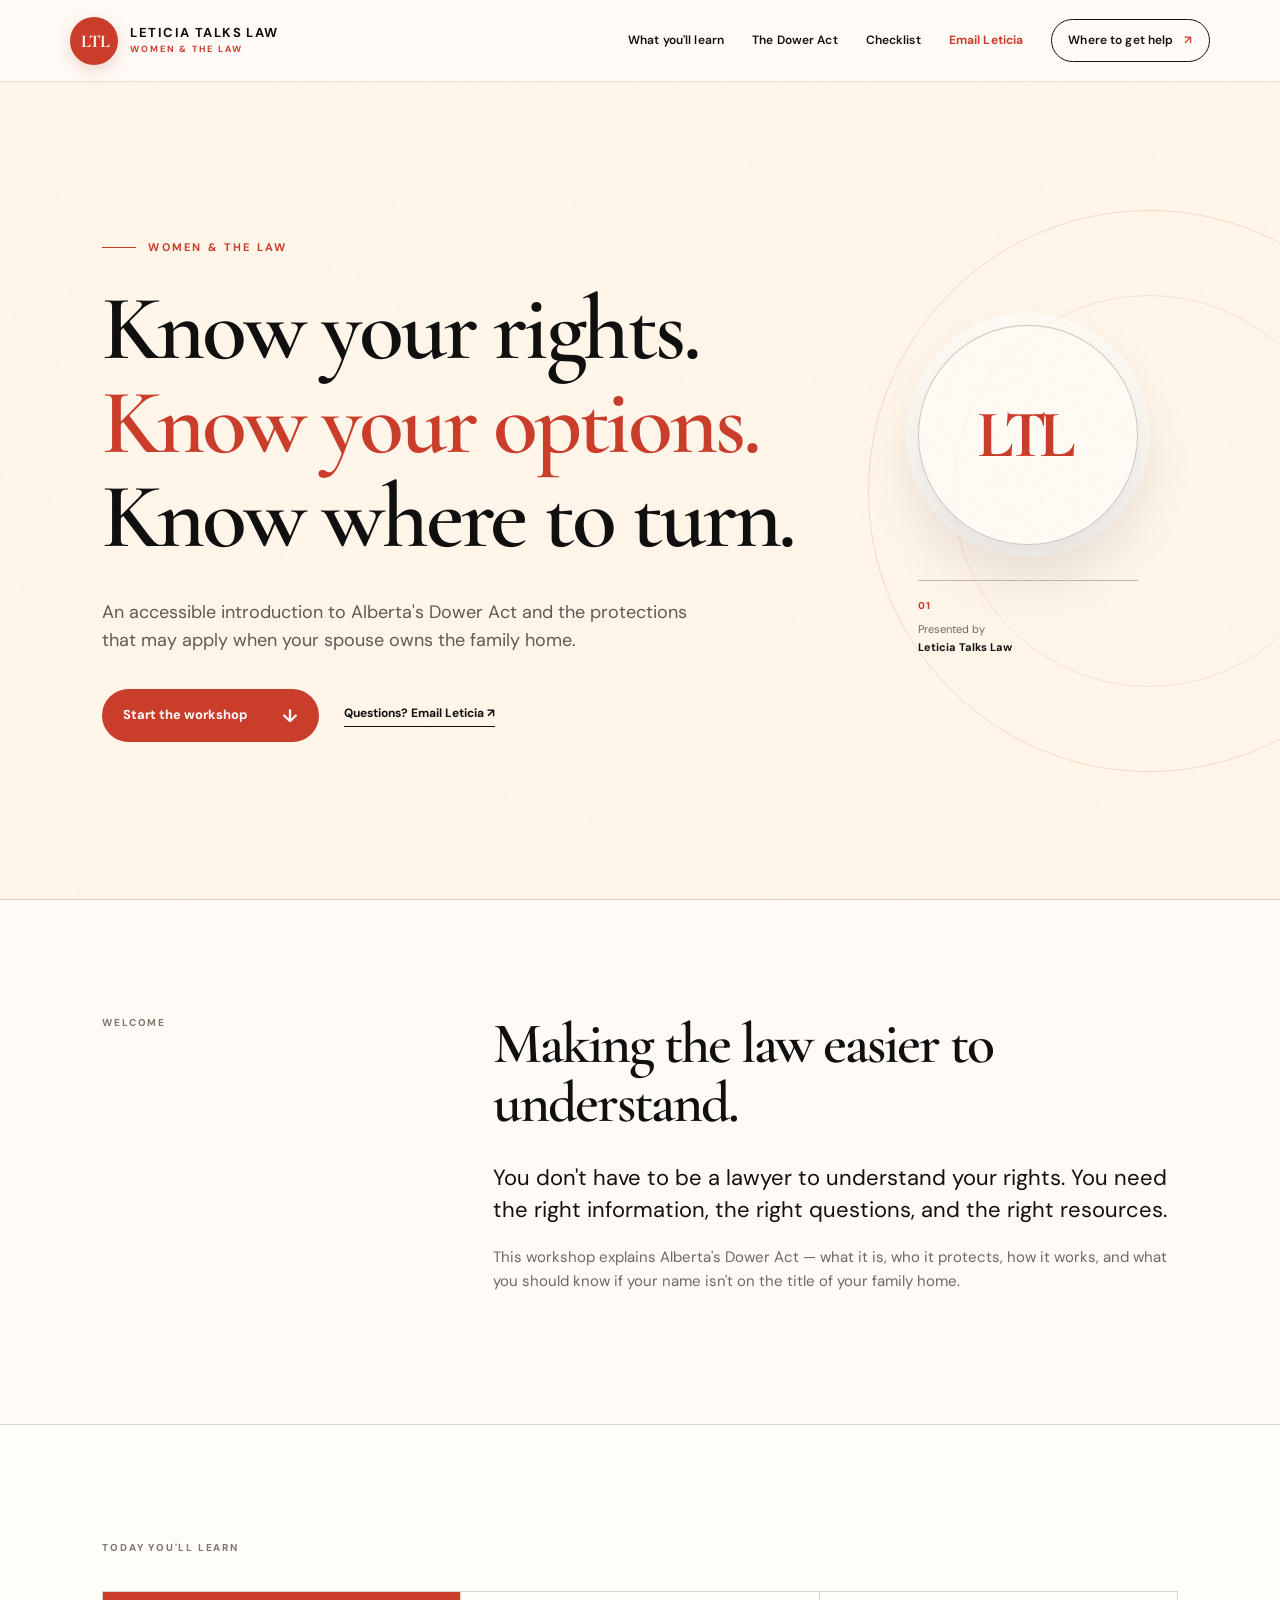
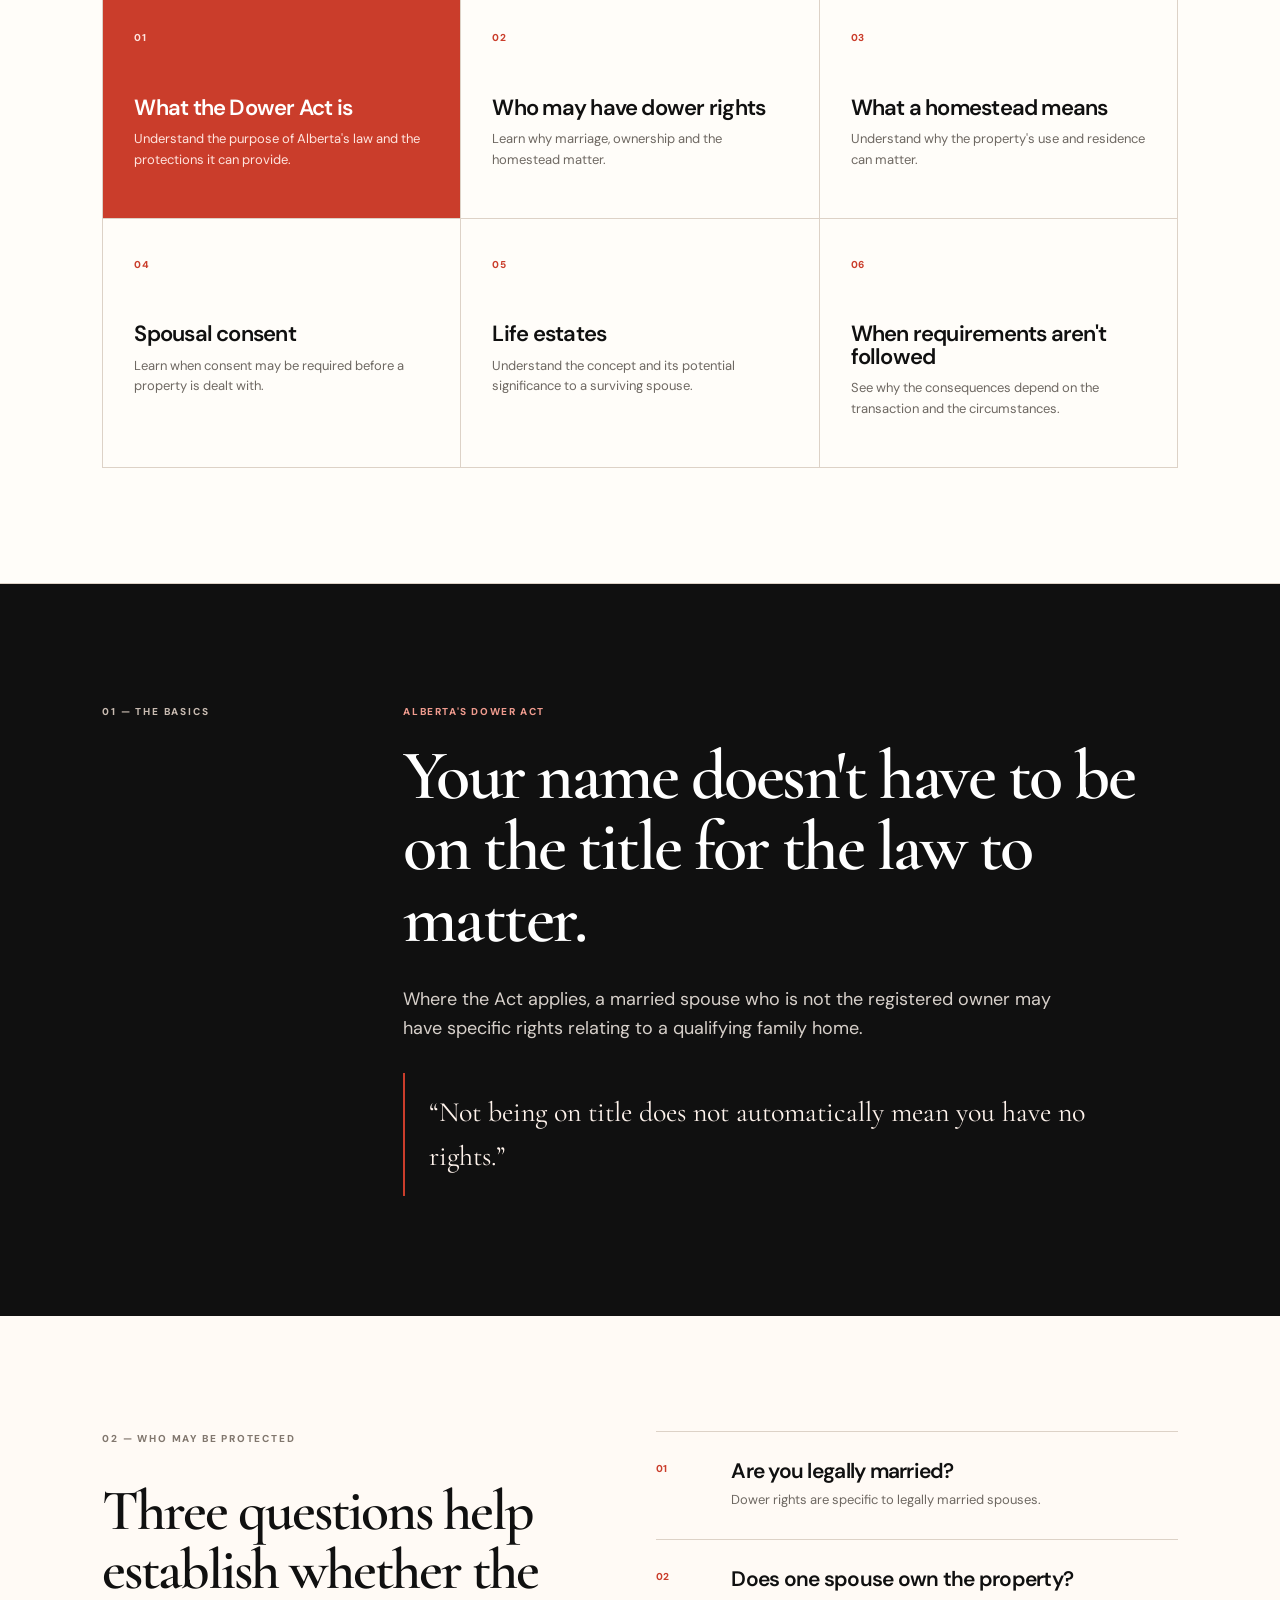
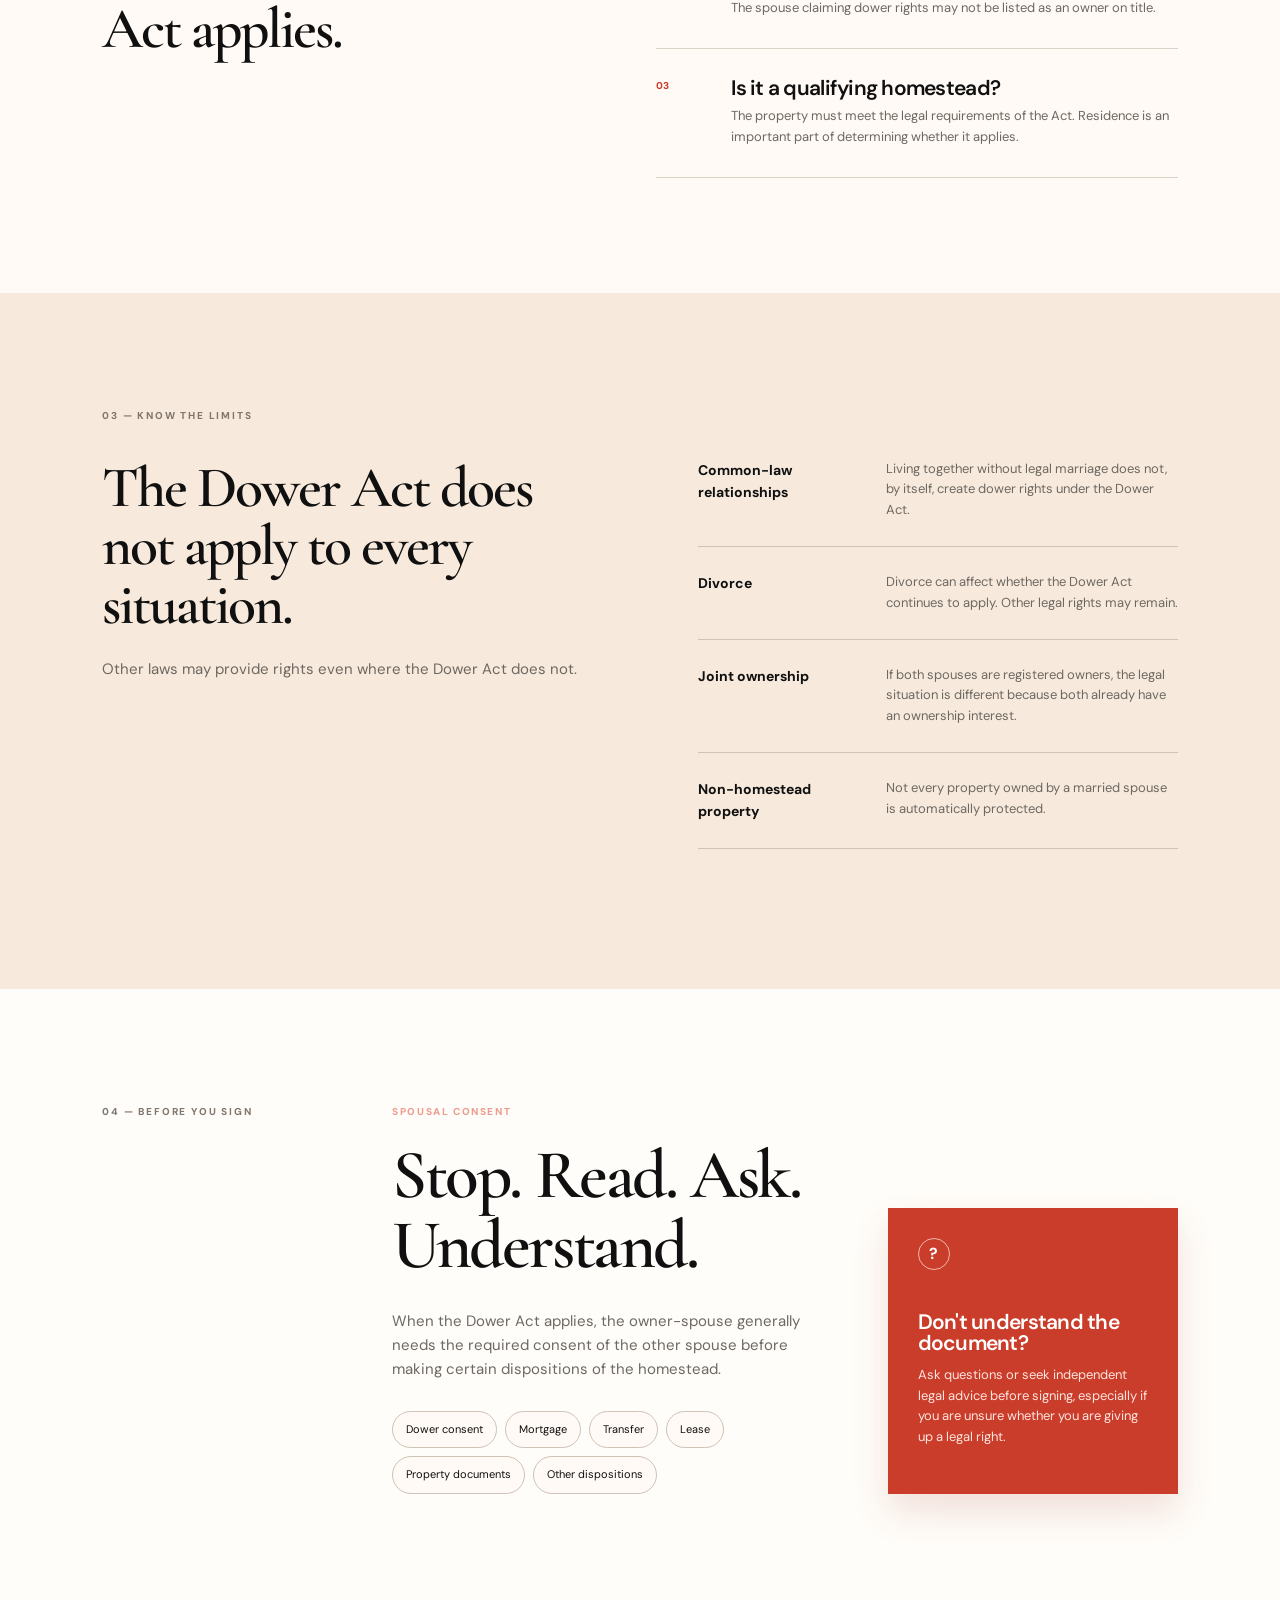
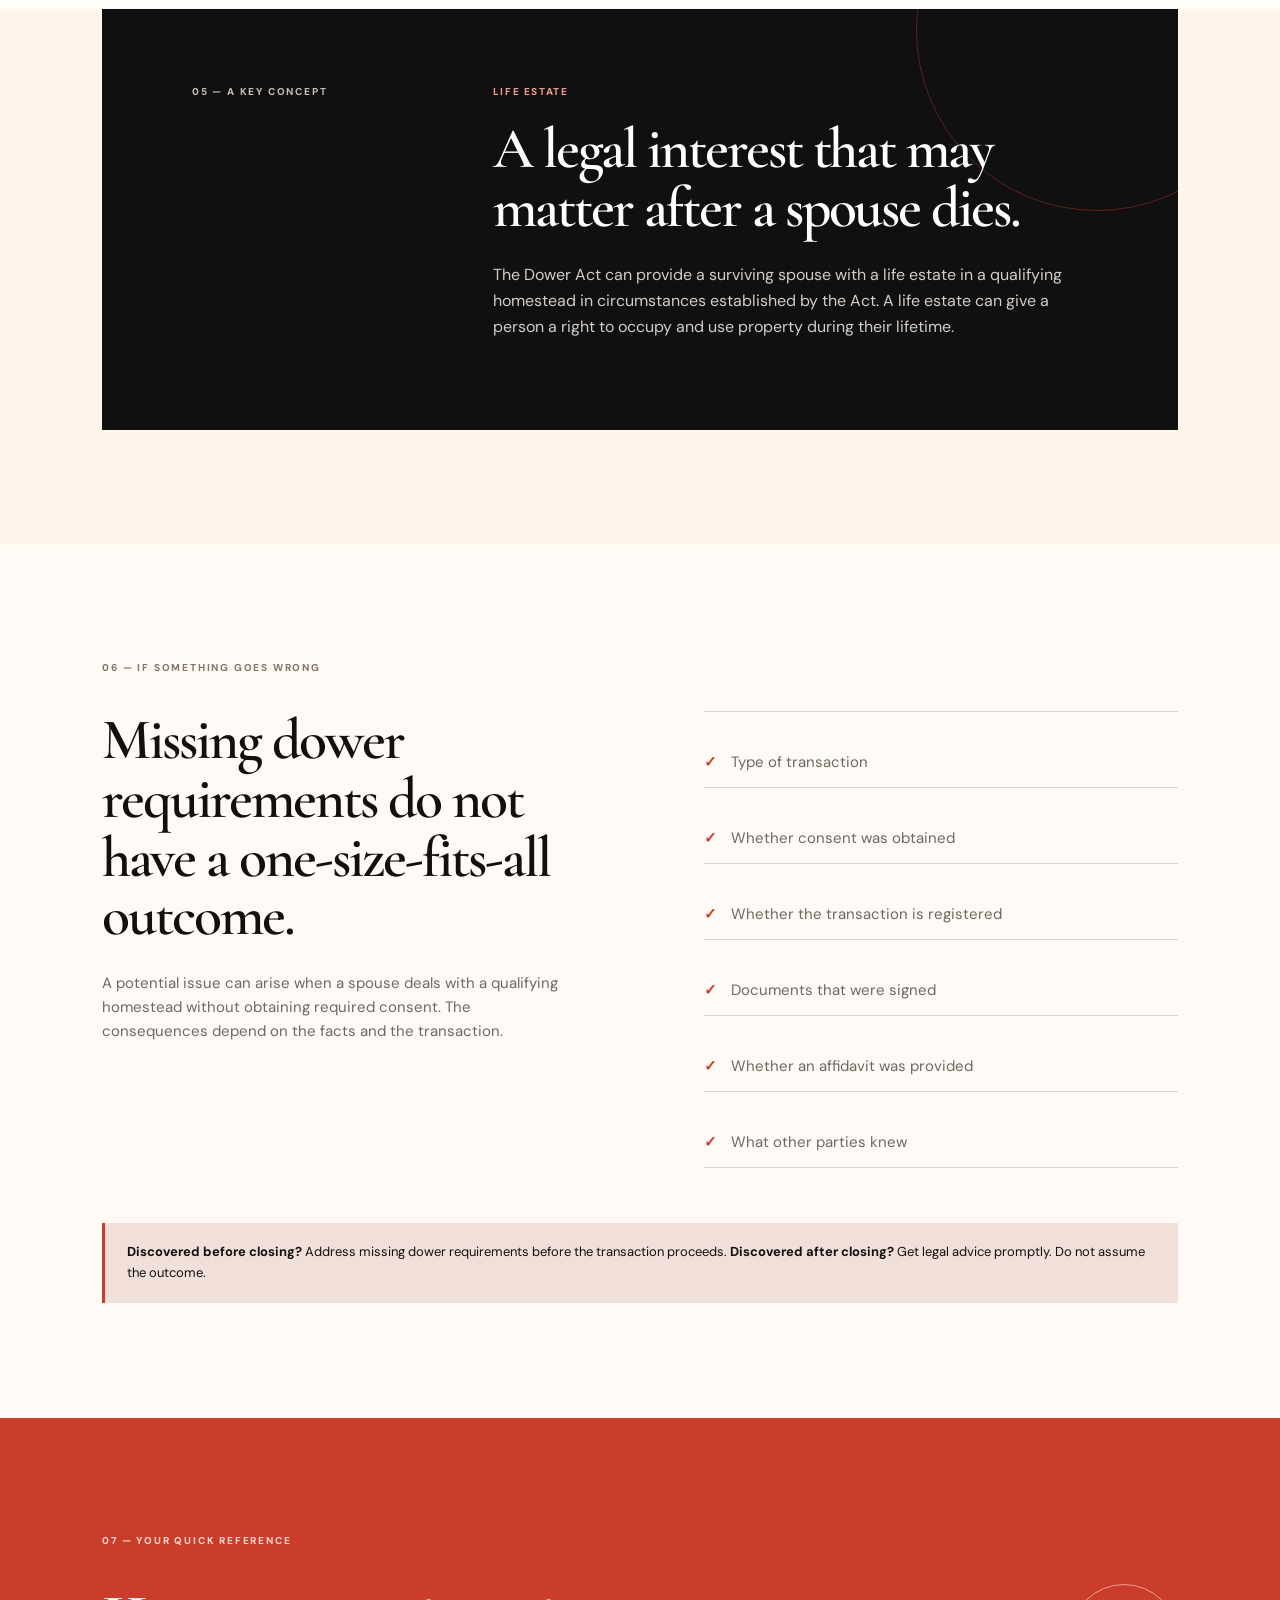
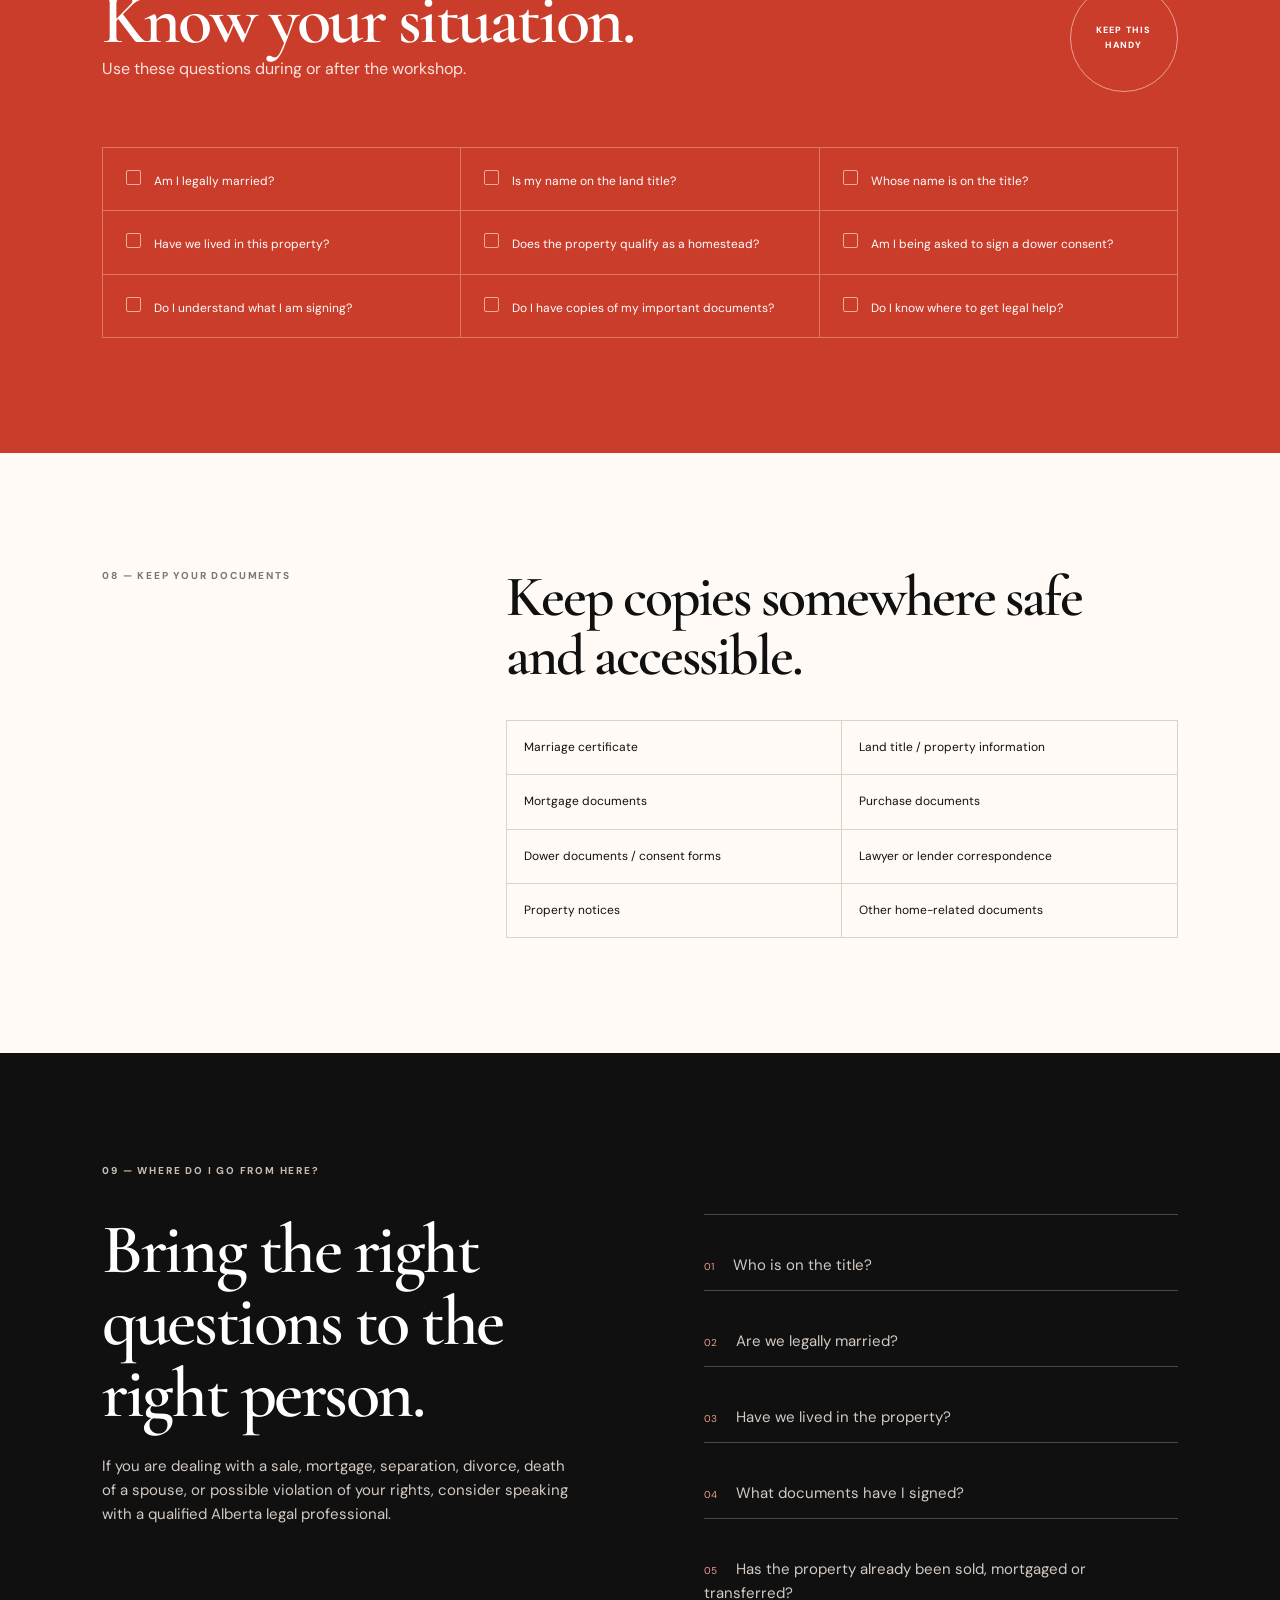
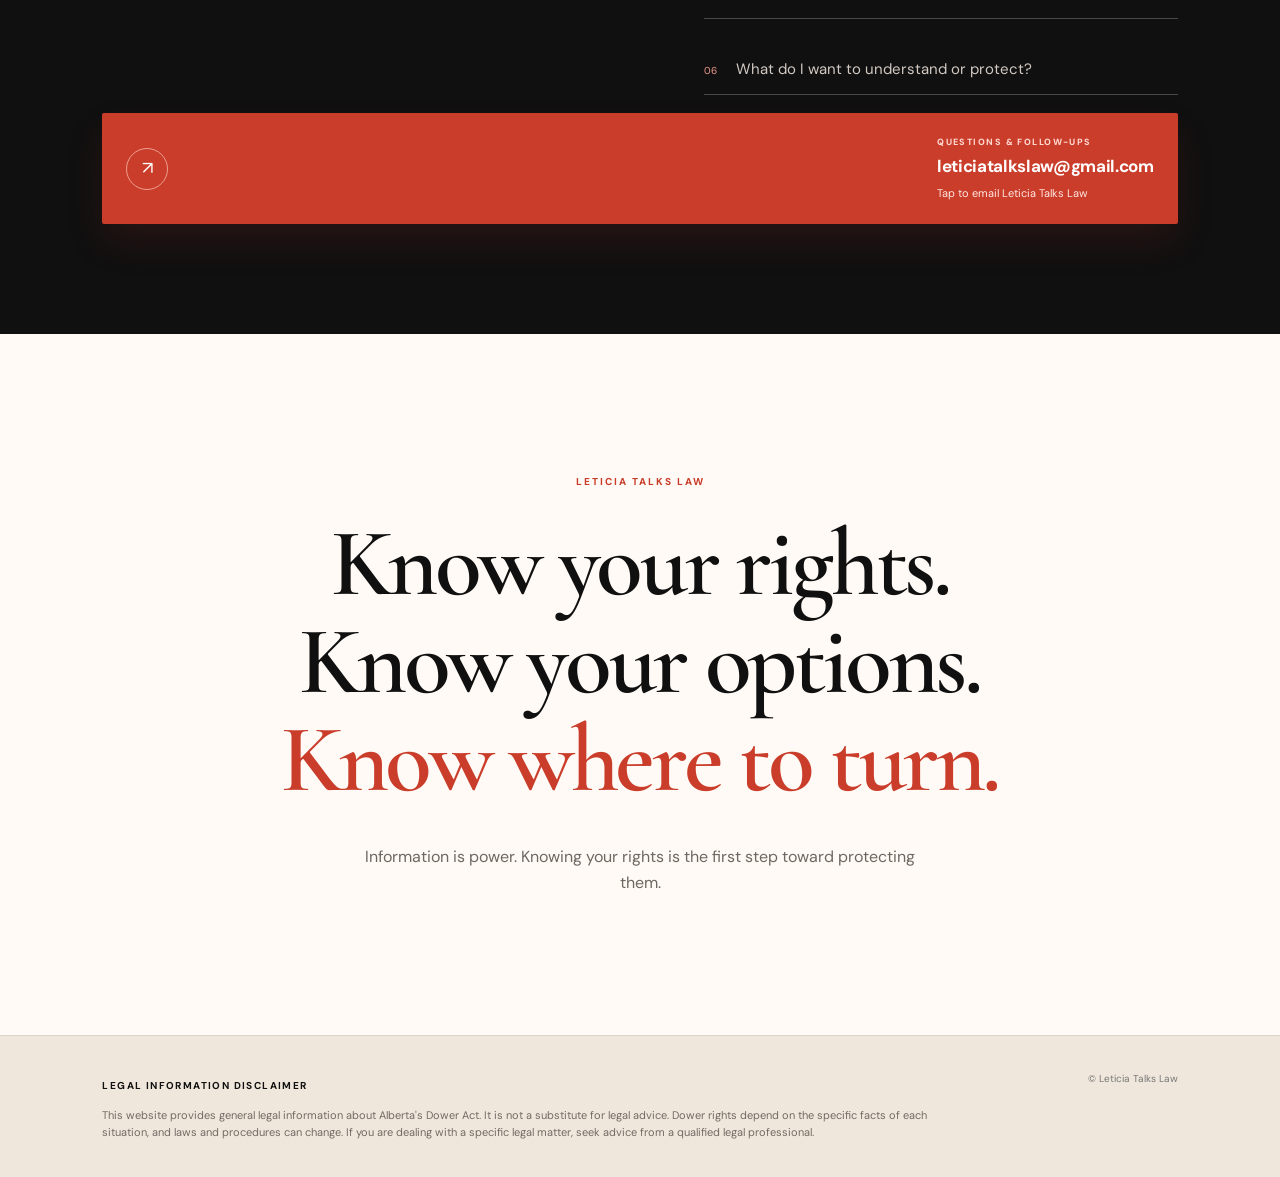
<file: index.html>
<!doctype html>
<html lang="en">
<head>
<meta charset="utf-8">
<meta name="viewport" content="width=device-width, initial-scale=1">
<meta name="description" content="Leticia Talks Law — Women & the Law. An accessible workshop about Alberta's Dower Act and rights relating to the family home.">
<meta name="theme-color" content="#ca3d2b">
<title>Leticia Talks Law | Women & the Law</title>
<link rel="preconnect" href="https://fonts.googleapis.com">
<link rel="preconnect" href="https://fonts.gstatic.com" crossorigin>
<link href="https://fonts.googleapis.com/css2?family=Cormorant+Garamond:wght@500;600;700&family=DM+Sans:wght@400;500;600;700&display=swap" rel="stylesheet">
<link rel="stylesheet" href="style.css">
</head>
<body>
<header class="site-header">
  <a class="brand" href="#top" aria-label="Leticia Talks Law home">
    <span class="brand-mark" aria-hidden="true">LTL</span>
    <span class="brand-copy"><strong>LETICIA TALKS LAW</strong><small>WOMEN &amp; THE LAW</small></span>
  </a>
  <button class="menu-toggle" type="button" aria-expanded="false" aria-controls="site-nav">Menu</button>
  <nav id="site-nav" aria-label="Primary navigation">
    <a href="#learn">What you'll learn</a>
    <a href="#dower">The Dower Act</a>
    <a href="#checklist">Checklist</a>
    <a class="nav-email" href="mailto:leticiatalkslaw@gmail.com?subject=Leticia%20Talks%20Law%20Question">Email Leticia</a>
    <a class="nav-cta" href="#help">Where to get help <span>↗</span></a>
  </nav>
  <div class="reading-progress" aria-hidden="true"><span id="reading-progress-bar"></span></div>
</header>

<main id="top">
<section class="hero">
  <div class="hero-inner reveal">
    <div class="hero-kicker"><span></span> Women &amp; the Law</div>
    <h1>Know your rights.<br><em>Know your options.</em><br>Know where to turn.</h1>
    <p class="hero-copy">An accessible introduction to Alberta's Dower Act and the protections that may apply when your spouse owns the family home.</p>
    <div class="hero-actions">
      <a class="button button-red" href="#learn">Start the workshop <span>↓</span></a>
      <a class="text-link" href="mailto:leticiatalkslaw@gmail.com?subject=Leticia%20Talks%20Law%20Question">Questions? Email Leticia ↗</a>
    </div>
  </div>
  <div class="hero-brand reveal delay-2" aria-label="Leticia Talks Law">
    <div class="hero-monogram">LTL</div>
    <div class="hero-note"><span>01</span><p>Presented by<br><strong>Leticia Talks Law</strong></p></div>
  </div>
</section>

<section class="intro section reveal">
  <div class="section-label">Welcome</div>
  <div>
    <h2>Making the law easier to understand.</h2>
    <p class="lead">You don't have to be a lawyer to understand your rights. You need the right information, the right questions, and the right resources.</p>
    <p>This workshop explains Alberta's Dower Act — what it is, who it protects, how it works, and what you should know if your name isn't on the title of your family home.</p>
  </div>
</section>

<section id="learn" class="learn section anchor-target">
  <div class="section-label">Today you'll learn</div>
  <div class="learn-grid">
    <div class="learn-card featured reveal"><span>01</span><h3>What the Dower Act is</h3><p>Understand the purpose of Alberta's law and the protections it can provide.</p></div>
    <div class="learn-card reveal delay-1"><span>02</span><h3>Who may have dower rights</h3><p>Learn why marriage, ownership and the homestead matter.</p></div>
    <div class="learn-card reveal delay-2"><span>03</span><h3>What a homestead means</h3><p>Understand why the property's use and residence can matter.</p></div>
    <div class="learn-card reveal"><span>04</span><h3>Spousal consent</h3><p>Learn when consent may be required before a property is dealt with.</p></div>
    <div class="learn-card reveal delay-1"><span>05</span><h3>Life estates</h3><p>Understand the concept and its potential significance to a surviving spouse.</p></div>
    <div class="learn-card reveal delay-2"><span>06</span><h3>When requirements aren't followed</h3><p>See why the consequences depend on the transaction and the circumstances.</p></div>
  </div>
</section>

<section id="dower" class="dark-section anchor-target">
  <div class="section dark-inner">
    <div class="section-label light">01 — The basics</div>
    <div class="dark-content reveal">
      <p class="kicker">Alberta's Dower Act</p>
      <h2>Your name doesn't have to be on the title for the law to matter.</h2>
      <p>Where the Act applies, a married spouse who is not the registered owner may have specific rights relating to a qualifying family home.</p>
      <div class="quote">“Not being on title does not automatically mean you have no rights.”</div>
    </div>
  </div>
</section>

<section class="two-col section">
  <div class="reveal"><div class="section-label">02 — Who may be protected</div><h2>Three questions help establish whether the Act applies.</h2></div>
  <div class="stack reveal delay-1">
    <article class="number-row"><span>01</span><div><h3>Are you legally married?</h3><p>Dower rights are specific to legally married spouses.</p></div></article>
    <article class="number-row"><span>02</span><div><h3>Does one spouse own the property?</h3><p>The spouse claiming dower rights may not be listed as an owner on title.</p></div></article>
    <article class="number-row"><span>03</span><div><h3>Is it a qualifying homestead?</h3><p>The property must meet the legal requirements of the Act. Residence is an important part of determining whether it applies.</p></div></article>
  </div>
</section>

<section class="contrast section">
  <div class="section-label">03 — Know the limits</div>
  <div class="contrast-grid">
    <div class="reveal"><h2>The Dower Act does not apply to every situation.</h2><p>Other laws may provide rights even where the Dower Act does not.</p></div>
    <div class="limit-list reveal delay-1">
      <div><strong>Common-law relationships</strong><span>Living together without legal marriage does not, by itself, create dower rights under the Dower Act.</span></div>
      <div><strong>Divorce</strong><span>Divorce can affect whether the Dower Act continues to apply. Other legal rights may remain.</span></div>
      <div><strong>Joint ownership</strong><span>If both spouses are registered owners, the legal situation is different because both already have an ownership interest.</span></div>
      <div><strong>Non-homestead property</strong><span>Not every property owned by a married spouse is automatically protected.</span></div>
    </div>
  </div>
</section>

<section class="consent section">
  <div class="section-label">04 — Before you sign</div>
  <div class="consent-main reveal">
    <p class="kicker">Spousal consent</p>
    <h2>Stop. Read. Ask. Understand.</h2>
    <p>When the Dower Act applies, the owner-spouse generally needs the required consent of the other spouse before making certain dispositions of the homestead.</p>
    <div class="document-grid"><span>Dower consent</span><span>Mortgage</span><span>Transfer</span><span>Lease</span><span>Property documents</span><span>Other dispositions</span></div>
  </div>
  <aside class="advice-box reveal delay-1"><span class="box-icon">?</span><h3>Don't understand the document?</h3><p>Ask questions or seek independent legal advice before signing, especially if you are unsure whether you are giving up a legal right.</p></aside>
</section>

<section class="life-estate section">
  <div class="life-card reveal">
    <div class="section-label light">05 — A key concept</div>
    <div><p class="kicker">Life estate</p><h2>A legal interest that may matter after a spouse dies.</h2><p>The Dower Act can provide a surviving spouse with a life estate in a qualifying homestead in circumstances established by the Act. A life estate can give a person a right to occupy and use property during their lifetime.</p></div>
  </div>
</section>

<section class="violation section">
  <div class="section-label">06 — If something goes wrong</div>
  <div class="violation-grid">
    <div class="reveal"><h2>Missing dower requirements do not have a one-size-fits-all outcome.</h2><p>A potential issue can arise when a spouse deals with a qualifying homestead without obtaining required consent. The consequences depend on the facts and the transaction.</p></div>
    <div class="fact-list reveal delay-1"><p><span>✓</span> Type of transaction</p><p><span>✓</span> Whether consent was obtained</p><p><span>✓</span> Whether the transaction is registered</p><p><span>✓</span> Documents that were signed</p><p><span>✓</span> Whether an affidavit was provided</p><p><span>✓</span> What other parties knew</p></div>
  </div>
  <div class="warning reveal"><strong>Discovered before closing?</strong> Address missing dower requirements before the transaction proceeds. <strong>Discovered after closing?</strong> Get legal advice promptly. Do not assume the outcome.</div>
</section>

<section id="checklist" class="checklist section anchor-target">
  <div class="section-label">07 — Your quick reference</div>
  <div class="checklist-header"><div><h2>Know your situation.</h2><p>Use these questions during or after the workshop.</p></div><div class="checklist-badge">KEEP THIS<br>HANDY</div></div>
  <div class="checks">
    <label><input type="checkbox"> Am I legally married?</label>
    <label><input type="checkbox"> Is my name on the land title?</label>
    <label><input type="checkbox"> Whose name is on the title?</label>
    <label><input type="checkbox"> Have we lived in this property?</label>
    <label><input type="checkbox"> Does the property qualify as a homestead?</label>
    <label><input type="checkbox"> Am I being asked to sign a dower consent?</label>
    <label><input type="checkbox"> Do I understand what I am signing?</label>
    <label><input type="checkbox"> Do I have copies of my important documents?</label>
    <label><input type="checkbox"> Do I know where to get legal help?</label>
  </div>
</section>

<section class="documents section">
  <div class="section-label">08 — Keep your documents</div>
  <div class="reveal"><h2>Keep copies somewhere safe and accessible.</h2><div class="doc-list"><span>Marriage certificate</span><span>Land title / property information</span><span>Mortgage documents</span><span>Purchase documents</span><span>Dower documents / consent forms</span><span>Lawyer or lender correspondence</span><span>Property notices</span><span>Other home-related documents</span></div></div>
</section>

<section id="help" class="help-section anchor-target">
  <div class="section help-inner">
    <div class="section-label light">09 — Where do I go from here?</div>
    <div class="help-grid">
      <div class="reveal"><h2>Bring the right questions to the right person.</h2><p>If you are dealing with a sale, mortgage, separation, divorce, death of a spouse, or possible violation of your rights, consider speaking with a qualified Alberta legal professional.</p></div>
      <div class="questions reveal delay-1"><p><span>01</span> Who is on the title?</p><p><span>02</span> Are we legally married?</p><p><span>03</span> Have we lived in the property?</p><p><span>04</span> What documents have I signed?</p><p><span>05</span> Has the property already been sold, mortgaged or transferred?</p><p><span>06</span> What do I want to understand or protect?</p></div>
    </div>
    <a class="contact-card reveal delay-2" href="mailto:leticiatalkslaw@gmail.com?subject=Leticia%20Talks%20Law%20Question">
      <span class="contact-icon" aria-hidden="true">↗</span>
      <span><small>QUESTIONS &amp; FOLLOW-UPS</small><strong>leticiatalkslaw@gmail.com</strong><em>Tap to email Leticia Talks Law</em></span>
    </a>
  </div>
</section>

<section class="final-message section reveal">
  <p class="eyebrow">Leticia Talks Law</p>
  <h2>Know your rights.<br>Know your options.<br><em>Know where to turn.</em></h2>
  <p>Information is power. Knowing your rights is the first step toward protecting them.</p>
</section>

<section id="disclaimer" class="disclaimer anchor-target">
  <div><strong>Legal information disclaimer</strong><p>This website provides general legal information about Alberta's Dower Act. It is not a substitute for legal advice. Dower rights depend on the specific facts of each situation, and laws and procedures can change. If you are dealing with a specific legal matter, seek advice from a qualified legal professional.</p></div>
  <span>© Leticia Talks Law</span>
</section>
</main>

<a class="back-top" href="#top" aria-label="Back to top">↑</a>
<a class="mobile-contact" href="mailto:leticiatalkslaw@gmail.com?subject=Leticia%20Talks%20Law%20Question">
  <span>Questions or follow-ups?</span><strong>Email Leticia ↗</strong>
</a>

<script>
(function () {
  const header = document.querySelector('.site-header');
  const nav = document.querySelector('#site-nav');
  const menuButton = document.querySelector('.menu-toggle');
  const progressBar = document.querySelector('#reading-progress-bar');
  const backTop = document.querySelector('.back-top');

  function setHeaderOffset() {
    document.documentElement.style.setProperty('--header-height', header.offsetHeight + 'px');
  }

  setHeaderOffset();
  window.addEventListener('resize', setHeaderOffset, { passive: true });

  function updateScrollUI() {
    const doc = document.documentElement;
    const scrollable = doc.scrollHeight - window.innerHeight;
    const progress = scrollable > 0 ? (window.scrollY / scrollable) * 100 : 0;
    if (progressBar) progressBar.style.width = progress + '%';
    if (backTop) backTop.classList.toggle('visible', window.scrollY > 500);
    header.classList.toggle('scrolled', window.scrollY > 12);
  }
  updateScrollUI();
  window.addEventListener('scroll', updateScrollUI, { passive: true });

  document.querySelectorAll('a[href^="#"]').forEach(function (link) {
    link.addEventListener('click', function (event) {
      const selector = link.getAttribute('href');
      const target = document.querySelector(selector);
      if (!target) return;
      event.preventDefault();
      target.scrollIntoView({ behavior: 'smooth', block: 'start' });
      nav.classList.remove('open');
      menuButton.setAttribute('aria-expanded', 'false');
    });
  });

  if (menuButton) {
    menuButton.addEventListener('click', function () {
      const isOpen = nav.classList.toggle('open');
      menuButton.setAttribute('aria-expanded', String(isOpen));
    });
  }

  document.addEventListener('click', function (event) {
    if (!nav.contains(event.target) && !menuButton.contains(event.target)) {
      nav.classList.remove('open');
      menuButton.setAttribute('aria-expanded', 'false');
    }
  });

  document.addEventListener('keydown', function (event) {
    if (event.key === 'Escape') {
      nav.classList.remove('open');
      menuButton.setAttribute('aria-expanded', 'false');
    }
  });

  const revealItems = document.querySelectorAll('.reveal');
  if ('IntersectionObserver' in window) {
    const observer = new IntersectionObserver(function (entries, obs) {
      entries.forEach(function (entry) {
        if (entry.isIntersecting) {
          entry.target.classList.add('is-visible');
          obs.unobserve(entry.target);
        }
      });
    }, { threshold: 0.12, rootMargin: '0px 0px -40px 0px' });
    revealItems.forEach(function (item) { observer.observe(item); });
  } else {
    revealItems.forEach(function (item) { item.classList.add('is-visible'); });
  }

  document.querySelectorAll('.checks input').forEach(function (checkbox) {
    checkbox.addEventListener('change', function () {
      checkbox.closest('label').classList.toggle('checked', checkbox.checked);
    });
  });
})();
</script>
</body>
</html>
</file>
<file: style.css>
:root{
  --red:#ca3d2b;--red-dark:#9f2f22;--red-soft:#f4ddd7;--ink:#101010;--ink-2:#1a1a1a;
  --paper:#fffaf5;--ivory:#fff5e9;--cream:#f7eadc;--muted:#6e6862;--line:#ddd2c7;--white:#fffdf9;
  --header-height:82px;
}
*{box-sizing:border-box}
html{scroll-behavior:smooth;scroll-padding-top:calc(var(--header-height) + 18px)}
body{margin:0;background:var(--paper);color:var(--ink);font-family:"DM Sans",sans-serif;line-height:1.6}
body:before{content:"";position:fixed;inset:0;pointer-events:none;opacity:.028;background-image:url("data:image/svg+xml,%3Csvg viewBox='0 0 160 160' xmlns='http://www.w3.org/2000/svg'%3E%3Cfilter id='n'%3E%3CfeTurbulence type='fractalNoise' baseFrequency='.8' numOctaves='4' stitchTiles='stitch'/%3E%3C/filter%3E%3Crect width='100%25' height='100%25' filter='url(%23n)' opacity='.4'/%3E%3C/svg%3E");z-index:20}
a{color:inherit;text-decoration:none}p{margin:0 0 1rem}
h1,h2,h3{margin:0;font-weight:600;line-height:1.02;letter-spacing:-.035em}h1,h2{font-family:"Cormorant Garamond",Georgia,serif}
.anchor-target{scroll-margin-top:calc(var(--header-height) + 18px)}
.site-header{height:82px;padding:0 5.5vw;display:flex;align-items:center;justify-content:space-between;border-bottom:1px solid rgba(16,16,16,.12);background:rgba(255,250,245,.94);backdrop-filter:blur(18px);position:sticky;top:0;z-index:50;transition:box-shadow .25s ease}
.site-header.scrolled{box-shadow:0 8px 30px rgba(16,16,16,.08)}
.brand{display:flex;align-items:center;gap:12px;min-width:0}
.brand-mark{width:48px;height:48px;display:grid;place-items:center;background:var(--red);color:#fffaf5;border-radius:50%;font-family:"Cormorant Garamond",Georgia,serif;font-size:18px;font-weight:700;letter-spacing:-.08em;line-height:1;box-shadow:0 5px 16px rgba(159,47,34,.18);transition:transform .3s ease,box-shadow .3s ease}
.brand:hover .brand-mark{transform:rotate(-6deg) scale(1.04);box-shadow:0 8px 20px rgba(159,47,34,.24)}
.brand-copy{display:flex;flex-direction:column;line-height:1.05}.brand-copy strong{font-size:13px;letter-spacing:.11em}.brand-copy small{font-size:9px;letter-spacing:.2em;color:var(--red);font-weight:700;margin-top:5px}
.site-header nav{display:flex;align-items:center;gap:28px;font-size:12px;font-weight:600;letter-spacing:.01em}
.site-header nav>a:not(.nav-cta){position:relative;padding:8px 0}
.site-header nav>a:not(.nav-cta):after{content:"";position:absolute;left:0;right:100%;bottom:1px;height:1px;background:var(--red);transition:right .25s ease}
.site-header nav>a:not(.nav-cta):hover:after{right:0}
.nav-cta{padding:11px 16px;border:1px solid var(--ink);border-radius:999px;transition:background .2s,color .2s,transform .2s}.nav-cta:hover{background:var(--ink);color:white;transform:translateY(-1px)}
.nav-cta span{color:var(--red);margin-left:8px}
.menu-toggle{display:none;border:1px solid var(--ink);background:transparent;border-radius:999px;padding:8px 12px;font:600 11px "DM Sans",sans-serif}
.hero{min-height:calc(100vh - var(--header-height));position:relative;overflow:hidden;display:grid;grid-template-columns:minmax(0,1fr) 300px;align-items:center;padding:8vh 8vw;background:var(--ivory);border-bottom:1px solid var(--line)}
.hero:before{content:"";position:absolute;width:560px;height:560px;border:1px solid rgba(202,61,43,.16);border-radius:50%;right:-150px;top:50%;transform:translateY(-50%);animation:slowSpin 28s linear infinite}
.hero:after{content:"";position:absolute;width:390px;height:390px;border:1px solid rgba(202,61,43,.12);border-radius:50%;right:-65px;top:50%;transform:translateY(-50%)}
.hero-inner{max-width:930px;position:relative;z-index:2}.hero-kicker{display:flex;align-items:center;gap:12px;text-transform:uppercase;letter-spacing:.2em;font-size:11px;font-weight:700;color:var(--red);margin-bottom:25px}.hero-kicker span{width:34px;height:1px;background:var(--red);transform-origin:left;animation:lineIn .8s ease .2s both}
.hero h1{font-size:clamp(55px,7.2vw,105px);max-width:1000px}.hero h1 em,.final-message h2 em{color:var(--red);font-style:normal}
.hero-copy{font-size:18px;max-width:620px;color:#5f5954;margin:34px 0}.hero-actions{display:flex;align-items:center;gap:25px}
.button{display:inline-flex;gap:34px;align-items:center;padding:16px 21px;border-radius:999px;font-size:13px;font-weight:700;transition:transform .2s,box-shadow .2s}.button:hover{transform:translateY(-2px);box-shadow:0 10px 25px rgba(159,47,34,.18)}.button-red{background:var(--red);color:white}.button-red span{font-size:18px;line-height:0}.text-link{font-size:12px;font-weight:700;border-bottom:1px solid var(--ink);padding-bottom:3px;transition:color .2s,border-color .2s}.text-link:hover{color:var(--red);border-color:var(--red)}
.hero-brand{position:relative;z-index:3;display:flex;align-items:center;flex-direction:column}.hero-monogram{width:220px;height:220px;border:1px solid rgba(16,16,16,.22);border-radius:50%;display:grid;place-items:center;background:rgba(255,253,249,.62);font-family:"Cormorant Garamond",Georgia,serif;font-size:67px;font-weight:700;letter-spacing:-.12em;padding-right:10px;color:var(--red);box-shadow:0 28px 60px rgba(16,16,16,.12),0 0 0 12px rgba(255,255,255,.55);animation:float 6s ease-in-out infinite}
.hero-note{width:220px;border-top:1px solid rgba(16,16,16,.25);padding-top:16px;margin-top:35px;color:#6d6761;font-size:11px}.hero-note span{color:var(--red);font-size:10px;font-weight:800;letter-spacing:.1em}.hero-note p{margin:7px 0 0}.hero-note strong{color:var(--ink)}
.section{padding:115px 8vw}.section-label{text-transform:uppercase;letter-spacing:.18em;font-size:10px;font-weight:800;color:#81776e;margin-bottom:35px}
.intro{display:grid;grid-template-columns:28% 1fr;gap:7vw}.intro h2{font-size:clamp(43px,4.5vw,70px);max-width:760px}.lead{font-size:22px;line-height:1.42;max-width:800px;margin:30px 0 20px}.intro p:not(.lead){max-width:700px;color:var(--muted);font-size:15px}
.learn{background:var(--white);border-top:1px solid var(--line);border-bottom:1px solid var(--line)}.learn-grid{display:grid;grid-template-columns:repeat(3,1fr);border-top:1px solid var(--line);border-left:1px solid var(--line)}
.learn-card{position:relative;padding:31px;min-height:218px;border-right:1px solid var(--line);border-bottom:1px solid var(--line);transition:background .25s,transform .25s,box-shadow .25s}.learn-card:hover{background:#fff7f0;transform:translateY(-4px);box-shadow:0 16px 30px rgba(16,16,16,.06)}.learn-card span{font-size:10px;font-weight:800;color:var(--red);letter-spacing:.08em}.learn-card h3{font-size:22px;margin:48px 0 10px}.learn-card p{font-size:13px;color:var(--muted);max-width:300px}.learn-card.featured{background:var(--red);color:white}.learn-card.featured:hover{background:var(--red-dark)}.learn-card.featured span,.learn-card.featured p{color:#ffe4de}
.dark-section{background:var(--ink);color:white}.dark-inner{padding-top:120px;padding-bottom:120px;display:grid;grid-template-columns:28% 1fr}.section-label.light{color:#c8bbb1}.dark-content{max-width:850px}.dark-content .kicker,.consent-main .kicker,.life-card .kicker{color:#ef9b8e;margin-bottom:20px}.kicker{text-transform:uppercase;letter-spacing:.16em;font-size:10px;font-weight:800}.dark-content h2{font-size:clamp(45px,5.5vw,80px)}.dark-content>p:not(.kicker):not(.quote){font-size:18px;color:#d7d0ca;max-width:680px;margin:30px 0}.quote{border-left:2px solid var(--red);padding:17px 0 17px 24px;font-family:"Cormorant Garamond",Georgia,serif;font-size:28px;max-width:720px;color:#fff3ec}
.two-col{display:grid;grid-template-columns:42% 1fr;gap:8vw}.two-col h2{font-size:clamp(42px,4.5vw,66px)}.stack{border-top:1px solid var(--line)}.number-row{display:grid;grid-template-columns:55px 1fr;gap:20px;padding:29px 0;border-bottom:1px solid var(--line);transition:padding-left .25s ease}.number-row:hover{padding-left:8px}.number-row>span{font-size:10px;font-weight:800;color:var(--red)}.number-row h3{font-size:21px;margin-bottom:7px}.number-row p{color:var(--muted);font-size:13px;margin:0}
.contrast{background:var(--cream)}.contrast-grid{display:grid;grid-template-columns:1fr 1fr;gap:9vw}.contrast h2{font-size:clamp(42px,4.5vw,66px)}.contrast-grid>div>p{color:var(--muted);margin-top:22px;font-size:15px}.limit-list>div{padding:0 0 25px;margin-bottom:25px;border-bottom:1px solid #d1c4b7;display:grid;grid-template-columns:35% 1fr;gap:20px;transition:transform .2s ease}.limit-list>div:hover{transform:translateX(5px)}.limit-list strong{font-size:14px}.limit-list span{font-size:13px;color:var(--muted)}
.consent{display:grid;grid-template-columns:21% 1fr 290px;gap:5vw;background:var(--white)}.consent-main h2{font-size:clamp(48px,5.4vw,78px)}.consent-main>p:not(.kicker){max-width:700px;color:var(--muted);margin:28px 0;font-size:15px}.document-grid{display:flex;flex-wrap:wrap;gap:8px;margin-top:30px}.document-grid span{border:1px solid #cfc2b7;padding:9px 13px;border-radius:999px;font-size:11px;background:#fffaf5;transition:background .2s,color .2s,border-color .2s}.document-grid span:hover{background:var(--red);border-color:var(--red);color:white}
.advice-box{align-self:end;background:var(--red);color:white;padding:30px;box-shadow:0 18px 35px rgba(159,47,34,.14);transition:transform .25s,box-shadow .25s}.advice-box:hover{transform:translateY(-5px);box-shadow:0 24px 45px rgba(159,47,34,.2)}.box-icon{display:grid;place-items:center;width:32px;height:32px;border:1px solid #f3b6aa;border-radius:50%;margin-bottom:42px;font-weight:700}.advice-box h3{font-size:21px;margin-bottom:10px}.advice-box p{font-size:13px;color:#ffe5df}
.life-estate{background:var(--ivory);padding-top:0;padding-bottom:115px}.life-card{background:var(--ink);color:white;padding:75px 7vw;display:grid;grid-template-columns:25% 1fr;gap:6vw;position:relative;overflow:hidden}.life-card:after{content:"";position:absolute;width:360px;height:360px;border:1px solid rgba(202,61,43,.4);border-radius:50%;right:-100px;top:-160px;animation:slowSpin 24s linear infinite}.life-card h2{font-size:clamp(42px,4.5vw,66px);max-width:760px;position:relative;z-index:1}.life-card p:last-child{color:#d5ccc6;max-width:700px;margin-top:25px;position:relative;z-index:1}
.violation-grid{display:grid;grid-template-columns:1fr 1fr;gap:10vw}.violation h2{font-size:clamp(42px,4.5vw,66px)}.violation-grid>div>p{color:var(--muted);max-width:650px;margin-top:25px;font-size:15px}.fact-list{border-top:1px solid var(--line)}.fact-list p{margin:0;padding:13px 0;border-bottom:1px solid var(--line);font-size:13px;transition:padding-left .2s}.fact-list p:hover{padding-left:7px}.fact-list span{color:var(--red);font-weight:800;margin-right:10px}.warning{margin-top:55px;background:#f1dfd9;border-left:3px solid var(--red);padding:19px 22px;font-size:13px}
.checklist{background:var(--red);color:white}.checklist .section-label{color:#ffd4cc}.checklist-header{display:flex;justify-content:space-between;align-items:flex-start;margin-bottom:50px}.checklist h2{font-size:clamp(48px,5.5vw,76px)}.checklist-header p{color:#ffe3de}.checklist-badge{border:1px solid #ed9e91;border-radius:50%;width:108px;height:108px;display:grid;place-items:center;text-align:center;font-size:9px;letter-spacing:.13em;font-weight:800;flex:0 0 auto;animation:pulse 4s ease-in-out infinite}.checks{display:grid;grid-template-columns:repeat(3,1fr);border-top:1px solid #df7668;border-left:1px solid #df7668}.checks label{padding:19px;border-right:1px solid #df7668;border-bottom:1px solid #df7668;font-size:12px;cursor:pointer;transition:background .2s,padding-left .2s}.checks label:hover{background:rgba(255,255,255,.06);padding-left:23px}.checks label.checked{background:#fff4ef;color:var(--ink)}.checks input{appearance:none;width:15px;height:15px;border:1px solid #f2aaa0;border-radius:2px;vertical-align:-3px;margin-right:10px;transition:transform .15s}.checks input:active{transform:scale(.88)}.checks input:checked{background:#fff7f0;border-color:#fff7f0}.checks input:checked:after{content:"✓";display:block;color:var(--red);text-align:center;font-weight:800;line-height:13px}
.documents{display:grid;grid-template-columns:28% 1fr;gap:8vw}.documents h2{font-size:clamp(42px,4.5vw,66px);max-width:650px}.doc-list{display:grid;grid-template-columns:1fr 1fr;margin-top:35px;border-top:1px solid var(--line);border-left:1px solid var(--line)}.doc-list span{padding:17px;border-right:1px solid var(--line);border-bottom:1px solid var(--line);font-size:12px;transition:background .2s,padding-left .2s}.doc-list span:hover{background:#fff2e9;padding-left:21px}
.help-section{background:var(--ink);color:white}.help-inner{padding-top:110px;padding-bottom:110px}.help-grid{display:grid;grid-template-columns:1fr 1fr;gap:10vw}.help-grid h2{font-size:clamp(45px,5.5vw,76px)}.help-grid>div>p{color:#d2c9c2;max-width:600px;margin-top:25px;font-size:15px}.questions{border-top:1px solid #4b4845}.questions p{border-bottom:1px solid #4b4845;margin:0;padding:13px 0;font-size:12px;transition:padding-left .2s}.questions p:hover{padding-left:7px}.questions span{color:#ef9b8e;margin-right:15px;font-size:10px}
.final-message{text-align:center;padding-top:140px;padding-bottom:140px}.final-message h2{font-size:clamp(55px,7.5vw,105px)}.final-message>p:last-child{max-width:560px;margin:35px auto 0;color:var(--muted);font-size:16px}.eyebrow{text-transform:uppercase;letter-spacing:.2em;font-size:10px;font-weight:800;color:var(--red);margin-bottom:25px}
.disclaimer{border-top:1px solid var(--line);padding:35px 8vw;display:flex;justify-content:space-between;gap:50px;background:#f0e7dc}.disclaimer>div{max-width:850px}.disclaimer strong{font-size:10px;text-transform:uppercase;letter-spacing:.14em}.disclaimer p{font-size:11px;color:#716a64;margin:10px 0 0}.disclaimer>span{font-size:10px;color:#777}
.reveal{opacity:0;transform:translateY(22px);transition:opacity .7s cubic-bezier(.22,1,.36,1),transform .7s cubic-bezier(.22,1,.36,1)}.reveal.is-visible{opacity:1;transform:none}.delay-1{transition-delay:.1s}.delay-2{transition-delay:.2s}
.site-header a:focus-visible,.button:focus-visible,.text-link:focus-visible,input:focus-visible,.menu-toggle:focus-visible{outline:2px solid var(--red);outline-offset:4px}
@keyframes float{0%,100%{transform:translateY(0)}50%{transform:translateY(-8px)}}@keyframes pulse{0%,100%{transform:scale(1)}50%{transform:scale(1.035)}}@keyframes lineIn{from{transform:scaleX(0);opacity:0}to{transform:scaleX(1);opacity:1}}@keyframes slowSpin{to{transform:translateY(-50%) rotate(360deg)}}
@media(prefers-reduced-motion:reduce){*,*:before,*:after{scroll-behavior:auto!important;animation:none!important;transition:none!important}.reveal{opacity:1;transform:none}}
@media(max-width:950px){
  .site-header nav{display:none}.menu-toggle{display:block}.site-header nav.open{position:absolute;top:calc(100% + 1px);left:0;right:0;display:flex;flex-direction:column;align-items:stretch;gap:0;padding:12px 7vw 18px;background:rgba(255,250,245,.98);border-bottom:1px solid var(--line);box-shadow:0 14px 30px rgba(16,16,16,.08)}.site-header nav.open>a{padding:13px 0}.site-header nav.open .nav-cta{text-align:center;margin-top:7px}
  .hero{grid-template-columns:1fr;min-height:auto;padding:80px 7vw 70px}.hero-brand{display:none}.hero:before,.hero:after{right:-230px}.section,.help-inner{padding:80px 7vw}.intro,.two-col,.documents,.dark-inner,.life-card{grid-template-columns:1fr;gap:35px}.learn-grid{grid-template-columns:1fr 1fr}.consent{grid-template-columns:1fr;gap:35px}.advice-box{max-width:500px}.contrast-grid,.violation-grid,.help-grid{grid-template-columns:1fr;gap:50px}.checks{grid-template-columns:1fr 1fr}
}
@media(max-width:600px){
  .site-header{height:68px;padding:0 5vw}.brand-mark{width:42px;height:42px;font-size:16px}.brand-copy strong{font-size:11px}.brand-copy small{font-size:8px}.menu-toggle{font-size:10px}
  .hero{padding:65px 7vw 58px}.hero h1{font-size:51px}.hero-copy{font-size:16px}.hero-actions{align-items:flex-start;flex-direction:column;gap:18px}
  .learn-grid,.checks{grid-template-columns:1fr}.learn-card{min-height:180px}.learn-card h3{margin-top:35px}.checklist-header{gap:25px}.checklist-badge{width:82px;height:82px}
  .limit-list>div{grid-template-columns:1fr;gap:5px}.document-grid span{font-size:10px}.doc-list{grid-template-columns:1fr}.disclaimer{padding:30px 7vw;display:block}.disclaimer>span{display:block;margin-top:20px}.life-card{padding:50px 7vw}.section-label{margin-bottom:25px}
}


/* ---------- Premium mobile-first polish ---------- */
.reading-progress{position:absolute;left:0;right:0;bottom:-1px;height:2px;background:transparent;z-index:3;overflow:hidden}
.reading-progress span{display:block;width:0;height:100%;background:var(--red);transition:width .08s linear}
.nav-email{font-size:12px;font-weight:700;color:var(--red);padding:8px 0}
.contact-card{grid-column:1 / -1;display:flex;align-items:center;justify-content:space-between;gap:24px;margin-top:18px;padding:22px 24px;background:var(--red);color:#fff;border-radius:2px;box-shadow:0 18px 35px rgba(159,47,34,.15);transition:transform .25s ease,box-shadow .25s ease}
.contact-card:hover{transform:translateY(-4px);box-shadow:0 24px 45px rgba(159,47,34,.2)}
.contact-card>span:last-child{display:flex;flex-direction:column;gap:4px}
.contact-card small{font-size:9px;letter-spacing:.16em;font-weight:800;color:#ffd9d1}
.contact-card strong{font-size:17px;letter-spacing:-.02em}
.contact-card em{font-size:11px;font-style:normal;color:#ffe8e3}
.contact-icon{width:42px;height:42px;border:1px solid #ef9e91;border-radius:50%;display:grid;place-items:center;font-size:18px;flex:0 0 auto}
.back-top{position:fixed;right:24px;bottom:24px;width:42px;height:42px;border:1px solid var(--line);background:rgba(255,250,245,.94);backdrop-filter:blur(12px);display:grid;place-items:center;border-radius:50%;font-weight:700;z-index:45;opacity:0;transform:translateY(12px);pointer-events:none;box-shadow:0 10px 25px rgba(16,16,16,.1);transition:opacity .25s,transform .25s}
.back-top.visible{opacity:1;transform:none;pointer-events:auto}
.mobile-contact{display:none}

@media(max-width:950px){
  .site-header{box-shadow:0 5px 22px rgba(16,16,16,.04)}
  .nav-email{text-align:center;padding:13px 0}
  .contact-card{grid-column:auto}
}

@media(max-width:600px){
  html{scroll-padding-top:calc(var(--header-height) + 12px)}
  body{padding-bottom:74px}
  .site-header{height:64px;padding:0 16px}
  .brand{gap:9px}
  .brand-mark{width:38px;height:38px;font-size:15px;box-shadow:0 4px 13px rgba(159,47,34,.16)}
  .brand-copy strong{font-size:10px;letter-spacing:.12em}
  .brand-copy small{display:none}
  .menu-toggle{padding:8px 12px;background:var(--white);min-height:36px}
  .site-header nav.open{top:calc(100% + 1px);padding:10px 20px 18px;max-height:calc(100vh - 64px);overflow:auto}
  .site-header nav.open>a{padding:15px 4px;border-bottom:1px solid #eadfd5}
  .site-header nav.open .nav-cta{border:0;border-radius:12px;margin-top:10px;padding:14px;background:var(--ink);color:#fff}
  .nav-email{color:var(--red)}
  .hero{min-height:calc(100svh - 64px);padding:48px 20px 42px;display:flex;flex-direction:column;justify-content:center}
  .hero:before{width:360px;height:360px;right:-210px;top:18%}
  .hero:after{width:250px;height:250px;right:-150px;top:20%}
  .hero-kicker{font-size:9px;letter-spacing:.17em;margin-bottom:18px}
  .hero-kicker span{width:24px}
  .hero h1{font-size:clamp(46px,13.5vw,62px);line-height:.95;letter-spacing:-.045em}
  .hero-copy{font-size:15px;line-height:1.55;margin:23px 0 27px;max-width:34rem}
  .hero-actions{width:100%;gap:14px}
  .button{width:100%;justify-content:space-between;padding:16px 18px;border-radius:14px;min-height:52px}
  .text-link{align-self:flex-start;font-size:11px;margin-left:3px}
  .section,.help-inner{padding:64px 20px}
  .section-label{font-size:9px;letter-spacing:.16em;margin-bottom:20px}
  .intro{gap:24px}
  .intro h2,.two-col h2,.contrast h2,.violation h2,.documents h2{font-size:clamp(39px,11.5vw,54px);line-height:.98}
  .lead{font-size:18px;margin:22px 0 14px}
  .intro p:not(.lead){font-size:14px}
  .learn{padding-top:64px}
  .learn-grid{display:flex;flex-direction:column;gap:10px;border:0}
  .learn-card{min-height:0;padding:22px;border:1px solid var(--line);border-radius:16px;box-shadow:0 8px 24px rgba(16,16,16,.04)}
  .learn-card h3{font-size:20px;margin:30px 0 8px}
  .learn-card p{font-size:12px;line-height:1.55}
  .learn-card.featured{border-color:var(--red)}
  .dark-section .dark-inner{padding-top:64px;padding-bottom:64px}
  .dark-content{padding:22px;border:1px solid #36322f;background:#151515}
  .dark-content h2{font-size:clamp(39px,11.5vw,54px)}
  .dark-content>p:not(.kicker):not(.quote){font-size:15px;line-height:1.6;margin:22px 0}
  .quote{font-size:23px;line-height:1.15;padding-left:17px}
  .two-col{gap:28px}
  .stack{border-top:0;display:grid;gap:9px}
  .number-row{display:grid;grid-template-columns:38px 1fr;gap:12px;padding:20px 17px;border:1px solid var(--line);border-radius:14px;background:var(--white)}
  .number-row:hover{padding-left:17px}
  .number-row h3{font-size:18px}
  .number-row p{font-size:12px;line-height:1.55}
  .contrast{background:var(--cream)}
  .contrast-grid,.violation-grid,.help-grid{gap:28px}
  .limit-list{display:grid;gap:9px}
  .limit-list>div{display:block;padding:18px;margin:0;border:1px solid #d8c9bb;border-radius:14px;background:rgba(255,255,255,.28)}
  .limit-list strong{display:block;margin-bottom:6px}
  .limit-list span{font-size:12px;line-height:1.55}
  .consent{padding-top:64px;display:block}
  .consent-main h2{font-size:clamp(44px,12vw,58px)}
  .document-grid{gap:7px;margin-top:24px}
  .document-grid span{padding:8px 10px}
  .advice-box{max-width:none;margin-top:28px;padding:24px;border-radius:16px}
  .box-icon{margin-bottom:26px}
  .life-estate{padding-bottom:64px}
  .life-card{padding:42px 20px;border-radius:0;gap:24px}
  .life-card h2{font-size:clamp(39px,11.5vw,54px)}
  .life-card p:last-child{font-size:13px;line-height:1.6}
  .fact-list{border-top:0;display:grid;gap:8px}
  .fact-list p{padding:12px 14px;margin:0;border:1px solid var(--line);border-radius:11px;background:var(--white);font-size:12px}
  .fact-list p:hover{padding-left:14px}
  .warning{margin-top:28px;padding:17px;border-radius:0 12px 12px 0;font-size:12px}
  .checklist{padding-bottom:74px}
  .checklist-header{align-items:flex-end;margin-bottom:26px}
  .checklist h2{font-size:clamp(44px,12vw,58px)}
  .checklist-badge{width:72px;height:72px;font-size:8px}
  .checks{display:flex;flex-direction:column;gap:8px;border:0}
  .checks label{padding:15px;border:1px solid #dc7568;border-radius:12px;font-size:12px}
  .checks label:hover{padding-left:15px}
  .documents{gap:25px}
  .doc-list{display:grid;grid-template-columns:1fr;border:0;gap:8px;margin-top:24px}
  .doc-list span{padding:14px;border:1px solid var(--line);border-radius:11px;font-size:11px;background:var(--white)}
  .doc-list span:hover{padding-left:14px}
  .help-inner{padding-top:64px;padding-bottom:48px}
  .help-grid h2{font-size:clamp(43px,12vw,58px)}
  .questions{border-top:0;display:grid;gap:8px}
  .questions p{padding:13px 14px;margin:0;border:1px solid #4b4845;border-radius:10px}
  .questions p:hover{padding-left:14px}
  .contact-card{margin-top:18px;padding:20px;border-radius:15px;align-items:flex-start}
  .contact-card strong{font-size:15px;word-break:break-word}
  .contact-card em{font-size:10px}
  .final-message{padding:80px 20px}
  .final-message h2{font-size:clamp(47px,13vw,64px);line-height:.96}
  .final-message>p:last-child{font-size:14px;margin-top:24px}
  .disclaimer{padding:28px 20px}
  .back-top{right:16px;bottom:88px;width:40px;height:40px}
  .mobile-contact{position:fixed;left:10px;right:10px;bottom:10px;z-index:55;display:flex;align-items:center;justify-content:space-between;gap:12px;padding:12px 15px;border-radius:15px;background:rgba(16,16,16,.96);color:#fff;box-shadow:0 12px 35px rgba(0,0,0,.22);backdrop-filter:blur(15px);font-size:10px}
  .mobile-contact span{color:#d5cdc7}
  .mobile-contact strong{color:#fff;font-size:11px;white-space:nowrap}
  .reading-progress{height:2px}
}

@media(max-width:360px){
  .brand-copy{display:none}
  .hero h1{font-size:44px}
  .mobile-contact{padding:11px 12px}
  .mobile-contact span{font-size:9px}
  .mobile-contact strong{font-size:10px}
}
</file>
